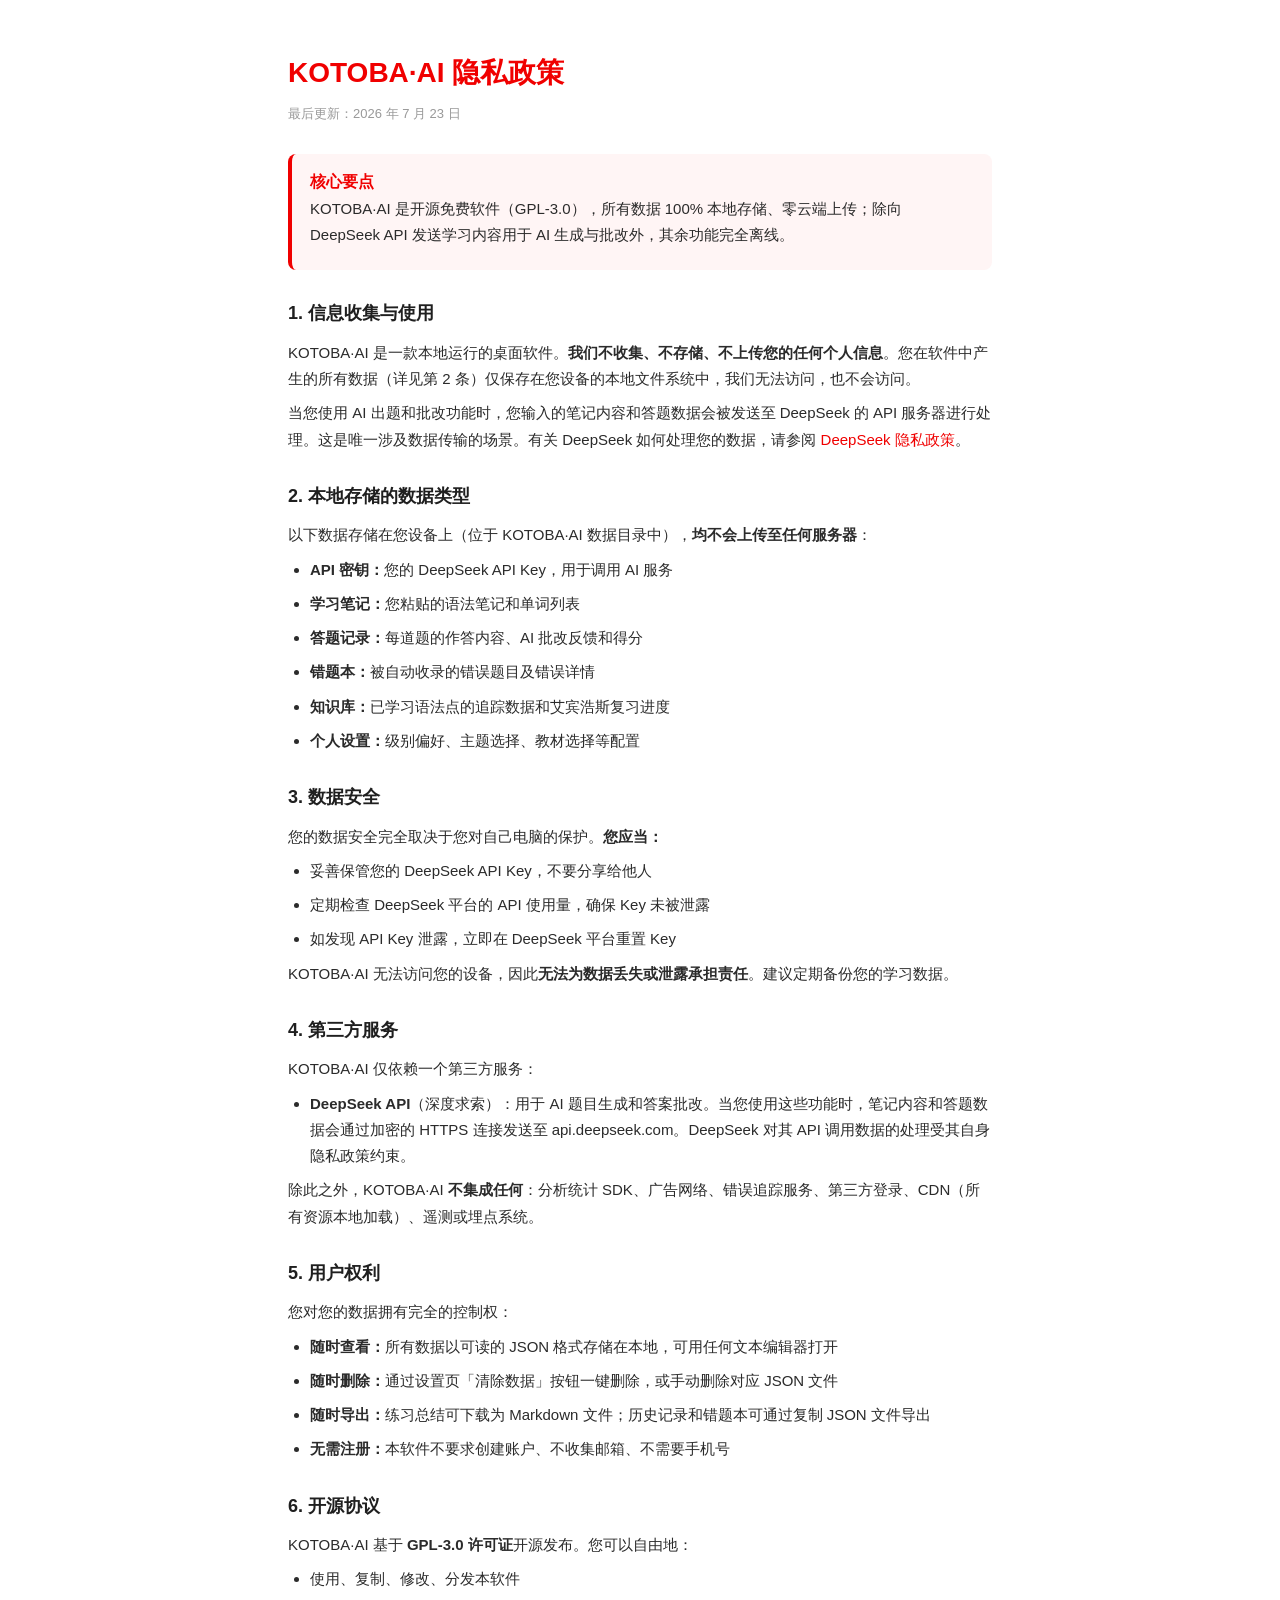
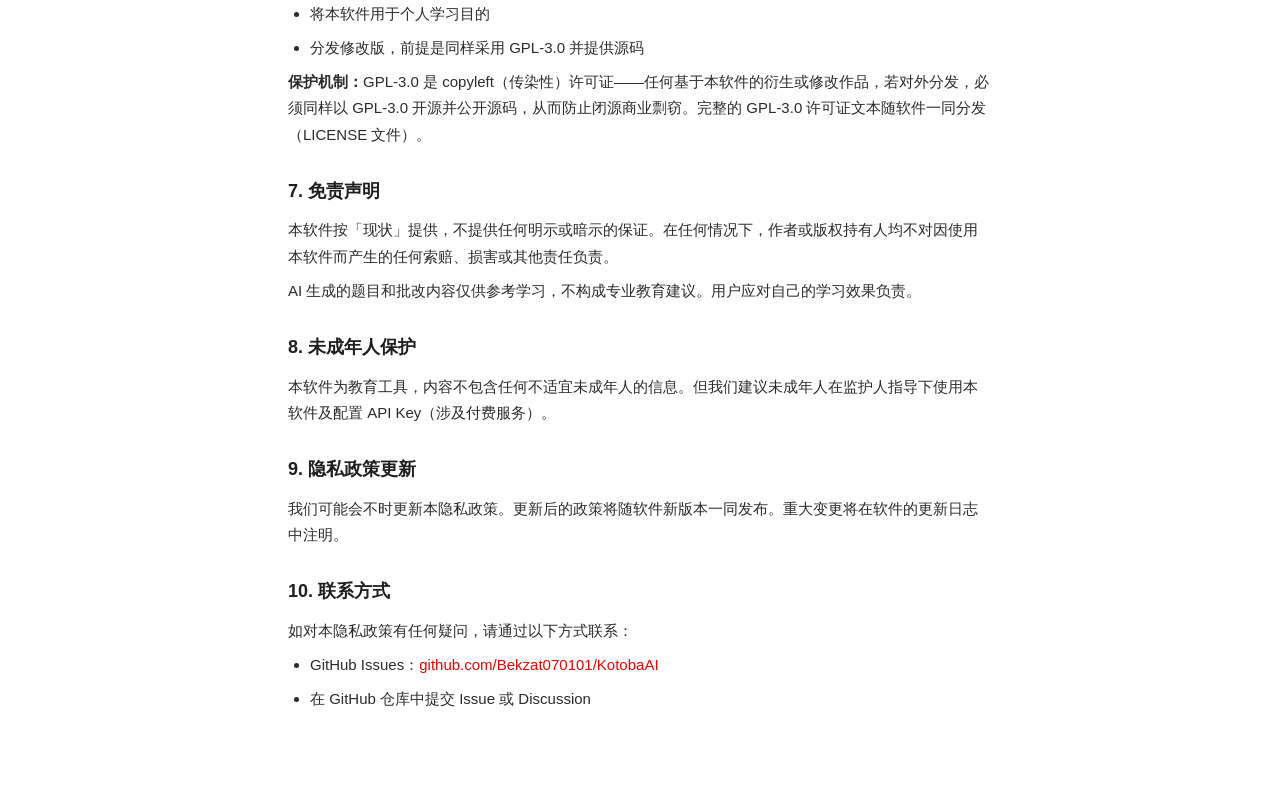
<file: privacy-policy.html>
<!DOCTYPE html>
<html lang="zh-CN">
<head>
<meta charset="UTF-8">
<meta name="viewport" content="width=device-width, initial-scale=1.0">
<title>KOTOBA·AI 隐私政策</title>
<style>
  :root { --red: #F00000; }
  * { margin: 0; padding: 0; box-sizing: border-box; }
  body {
    font-family: "PingFang SC", "Microsoft YaHei", "Segoe UI", sans-serif;
    background: #fff;
    color: #2b2b2b;
    line-height: 1.75;
  }
  .wrap { max-width: 760px; margin: 0 auto; padding: 48px 28px 72px; }
  h1 { font-size: 28px; color: var(--red); margin-bottom: 6px; }
  .update { color: #999; font-size: 13px; margin-bottom: 28px; }
  h3 { font-size: 18px; margin: 28px 0 10px; color: #1f1f1f; }
  p, li { font-size: 15px; margin-bottom: 8px; }
  ul { padding-left: 22px; }
  a { color: var(--red); text-decoration: none; }
  a:hover { text-decoration: underline; }
  .highlight {
    border-left: 4px solid var(--red);
    background: #fff5f5;
    padding: 14px 18px;
    border-radius: 8px;
    margin-bottom: 14px;
  }
  .highlight strong { color: var(--red); }
  .underline { text-decoration: underline; text-decoration-color: var(--red); }
</style>
</head>
<body>
<div class="wrap">
  <h1>KOTOBA·AI 隐私政策</h1>
  <p class="update">最后更新：2026 年 7 月 23 日</p>

  <div class="highlight">
    <strong>核心要点</strong>
    <p>KOTOBA·AI 是开源免费软件（GPL-3.0），所有数据 100% 本地存储、零云端上传；除向 DeepSeek API 发送学习内容用于 AI 生成与批改外，其余功能完全离线。</p>
  </div>

  <h3>1. 信息收集与使用</h3>
  <p>KOTOBA·AI 是一款本地运行的桌面软件。<strong>我们不收集、不存储、不上传您的任何个人信息</strong>。您在软件中产生的所有数据（详见第 2 条）仅保存在您设备的本地文件系统中，我们无法访问，也不会访问。</p>
  <p>当您使用 AI 出题和批改功能时，您输入的笔记内容和答题数据会被发送至 DeepSeek 的 API 服务器进行处理。这是唯一涉及数据传输的场景。有关 DeepSeek 如何处理您的数据，请参阅 <a href="https://platform.deepseek.com/privacy" target="_blank" rel="noopener">DeepSeek 隐私政策</a>。</p>

  <h3>2. 本地存储的数据类型</h3>
  <p>以下数据存储在您设备上（位于 KOTOBA·AI 数据目录中），<strong>均不会上传至任何服务器</strong>：</p>
  <ul>
    <li><strong>API 密钥：</strong>您的 DeepSeek API Key，用于调用 AI 服务</li>
    <li><strong>学习笔记：</strong>您粘贴的语法笔记和单词列表</li>
    <li><strong>答题记录：</strong>每道题的作答内容、AI 批改反馈和得分</li>
    <li><strong>错题本：</strong>被自动收录的错误题目及错误详情</li>
    <li><strong>知识库：</strong>已学习语法点的追踪数据和艾宾浩斯复习进度</li>
    <li><strong>个人设置：</strong>级别偏好、主题选择、教材选择等配置</li>
  </ul>

  <h3>3. 数据安全</h3>
  <p>您的数据安全完全取决于您对自己电脑的保护。<strong>您应当：</strong></p>
  <ul>
    <li>妥善保管您的 DeepSeek API Key，不要分享给他人</li>
    <li>定期检查 DeepSeek 平台的 API 使用量，确保 Key 未被泄露</li>
    <li>如发现 API Key 泄露，立即在 DeepSeek 平台重置 Key</li>
  </ul>
  <p>KOTOBA·AI 无法访问您的设备，因此<strong>无法为数据丢失或泄露承担责任</strong>。建议定期备份您的学习数据。</p>

  <h3>4. 第三方服务</h3>
  <p>KOTOBA·AI 仅依赖一个第三方服务：</p>
  <ul>
    <li><strong>DeepSeek API</strong>（深度求索）：用于 AI 题目生成和答案批改。当您使用这些功能时，笔记内容和答题数据会通过加密的 HTTPS 连接发送至 api.deepseek.com。DeepSeek 对其 API 调用数据的处理受其自身隐私政策约束。</li>
  </ul>
  <p>除此之外，KOTOBA·AI <strong>不集成任何</strong>：分析统计 SDK、广告网络、错误追踪服务、第三方登录、CDN（所有资源本地加载）、遥测或埋点系统。</p>

  <h3>5. 用户权利</h3>
  <p>您对您的数据拥有完全的控制权：</p>
  <ul>
    <li><strong>随时查看：</strong>所有数据以可读的 JSON 格式存储在本地，可用任何文本编辑器打开</li>
    <li><strong>随时删除：</strong>通过设置页「清除数据」按钮一键删除，或手动删除对应 JSON 文件</li>
    <li><strong>随时导出：</strong>练习总结可下载为 Markdown 文件；历史记录和错题本可通过复制 JSON 文件导出</li>
    <li><strong>无需注册：</strong>本软件不要求创建账户、不收集邮箱、不需要手机号</li>
  </ul>

  <h3>6. 开源协议</h3>
  <p>KOTOBA·AI 基于 <strong>GPL-3.0 许可证</strong>开源发布。您可以自由地：</p>
  <ul>
    <li>使用、复制、修改、分发本软件</li>
    <li>将本软件用于个人学习目的</li>
    <li>分发修改版，前提是同样采用 GPL-3.0 并提供源码</li>
  </ul>
  <p><strong>保护机制：</strong>GPL-3.0 是 copyleft（传染性）许可证——任何基于本软件的衍生或修改作品，若对外分发，必须同样以 GPL-3.0 开源并公开源码，从而防止闭源商业剽窃。完整的 GPL-3.0 许可证文本随软件一同分发（LICENSE 文件）。</p>

  <h3>7. 免责声明</h3>
  <p>本软件按「现状」提供，不提供任何明示或暗示的保证。在任何情况下，作者或版权持有人均不对因使用本软件而产生的任何索赔、损害或其他责任负责。</p>
  <p>AI 生成的题目和批改内容仅供参考学习，不构成专业教育建议。用户应对自己的学习效果负责。</p>

  <h3>8. 未成年人保护</h3>
  <p>本软件为教育工具，内容不包含任何不适宜未成年人的信息。但我们建议未成年人在监护人指导下使用本软件及配置 API Key（涉及付费服务）。</p>

  <h3>9. 隐私政策更新</h3>
  <p>我们可能会不时更新本隐私政策。更新后的政策将随软件新版本一同发布。重大变更将在软件的更新日志中注明。</p>

  <h3>10. 联系方式</h3>
  <p>如对本隐私政策有任何疑问，请通过以下方式联系：</p>
  <ul>
    <li>GitHub Issues：<a href="https://github.com/Bekzat070101/KotobaAI/issues" target="_blank" rel="noopener">github.com/Bekzat070101/KotobaAI</a></li>
    <li>在 GitHub 仓库中提交 Issue 或 Discussion</li>
  </ul>
</div>
</body>
</html>
</file>
